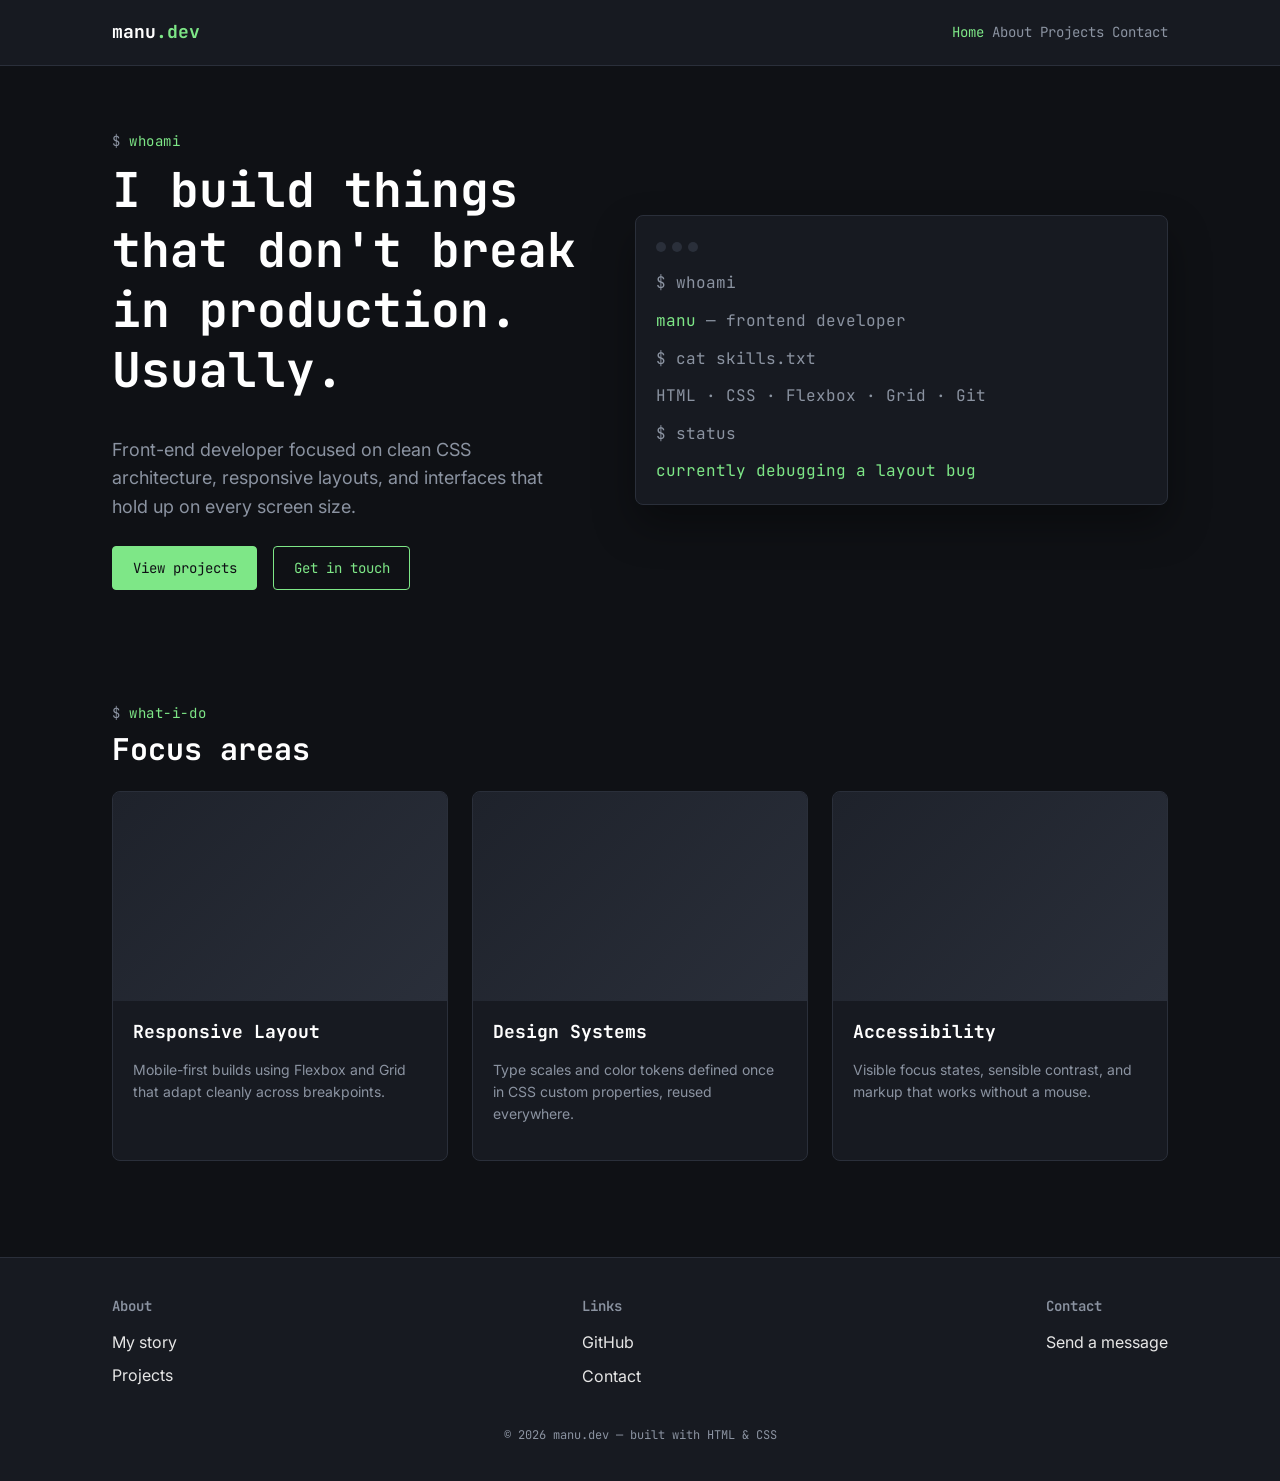
<file: index.html>
<!DOCTYPE html>
<html lang="en">
<head>
<meta charset="UTF-8">
<meta name="viewport" content="width=device-width, initial-scale=1.0">
<title>Manu — Developer Portfolio</title>
<link rel="preconnect" href="https://fonts.googleapis.com">
<link href="https://fonts.googleapis.com/css2?family=Inter:wght@400;500;600&family=JetBrains+Mono:wght@400;700&display=swap" rel="stylesheet">
<link rel="stylesheet" href="styles.css">
</head>
<body>

<header class="navbar">
  <div class="container">
    <a href="index.html" class="navbar__logo">manu<span>.dev</span></a>
    <button class="nav-toggle" aria-label="Toggle navigation" aria-expanded="false">☰</button>
    <ul class="navbar__links">
      <li><a href="index.html" class="active">Home</a></li>
      <li><a href="about.html">About</a></li>
      <li><a href="projects.html">Projects</a></li>
      <li><a href="contact.html">Contact</a></li>
    </ul>
  </div>
</header>

<main>
  <section class="hero">
    <div class="container hero__grid">
      <div>
        <p class="eyebrow">whoami</p>
        <h1 class="hero__title">I build things that don't break in production.<br>Usually.</h1>
        <p class="hero__lede">Front-end developer focused on clean CSS architecture, responsive layouts, and interfaces that hold up on every screen size.</p>
        <div class="hero__actions">
          <a href="projects.html" class="button button--solid">View projects</a>
          <a href="contact.html" class="button">Get in touch</a>
        </div>
      </div>
      <div class="hero__terminal">
        <div class="dots"><span></span><span></span><span></span></div>
        <p class="line">$ whoami</p>
        <p class="line"><b>manu</b> — frontend developer</p>
        <p class="line">$ cat skills.txt</p>
        <p class="line">HTML · CSS · Flexbox · Grid · Git</p>
        <p class="line">$ status</p>
        <p class="line"><b>currently debugging a layout bug</b></p>
      </div>
    </div>
  </section>

  <section>
    <div class="container">
      <p class="eyebrow">what-i-do</p>
      <h2>Focus areas</h2>
      <div class="card-row">
        <article class="card">
          <div class="card__image"></div>
          <div class="card__body">
            <h3 class="card__title">Responsive Layout</h3>
            <p class="card__desc">Mobile-first builds using Flexbox and Grid that adapt cleanly across breakpoints.</p>
          </div>
        </article>
        <article class="card">
          <div class="card__image"></div>
          <div class="card__body">
            <h3 class="card__title">Design Systems</h3>
            <p class="card__desc">Type scales and color tokens defined once in CSS custom properties, reused everywhere.</p>
          </div>
        </article>
        <article class="card">
          <div class="card__image"></div>
          <div class="card__body">
            <h3 class="card__title">Accessibility</h3>
            <p class="card__desc">Visible focus states, sensible contrast, and markup that works without a mouse.</p>
          </div>
        </article>
      </div>
    </div>
  </section>
</main>

<footer class="site-footer">
  <div class="container">
    <div class="footer-cols">
      <div>
        <h4>About</h4>
        <ul>
          <li><a href="about.html">My story</a></li>
          <li><a href="projects.html">Projects</a></li>
        </ul>
      </div>
      <div>
        <h4>Links</h4>
        <ul>
          <li><a href="https://github.com/Manu-debug-hub" class="link">GitHub</a></li>
          <li><a href="contact.html">Contact</a></li>
        </ul>
      </div>
      <div>
        <h4>Contact</h4>
        <ul>
          <li><a href="contact.html">Send a message</a></li>
        </ul>
      </div>
    </div>
    <p class="footer-copyright">© 2026 manu.dev — built with HTML &amp; CSS</p>
  </div>
</footer>

<script src="script.js"></script>
</body>
</html>
</file>
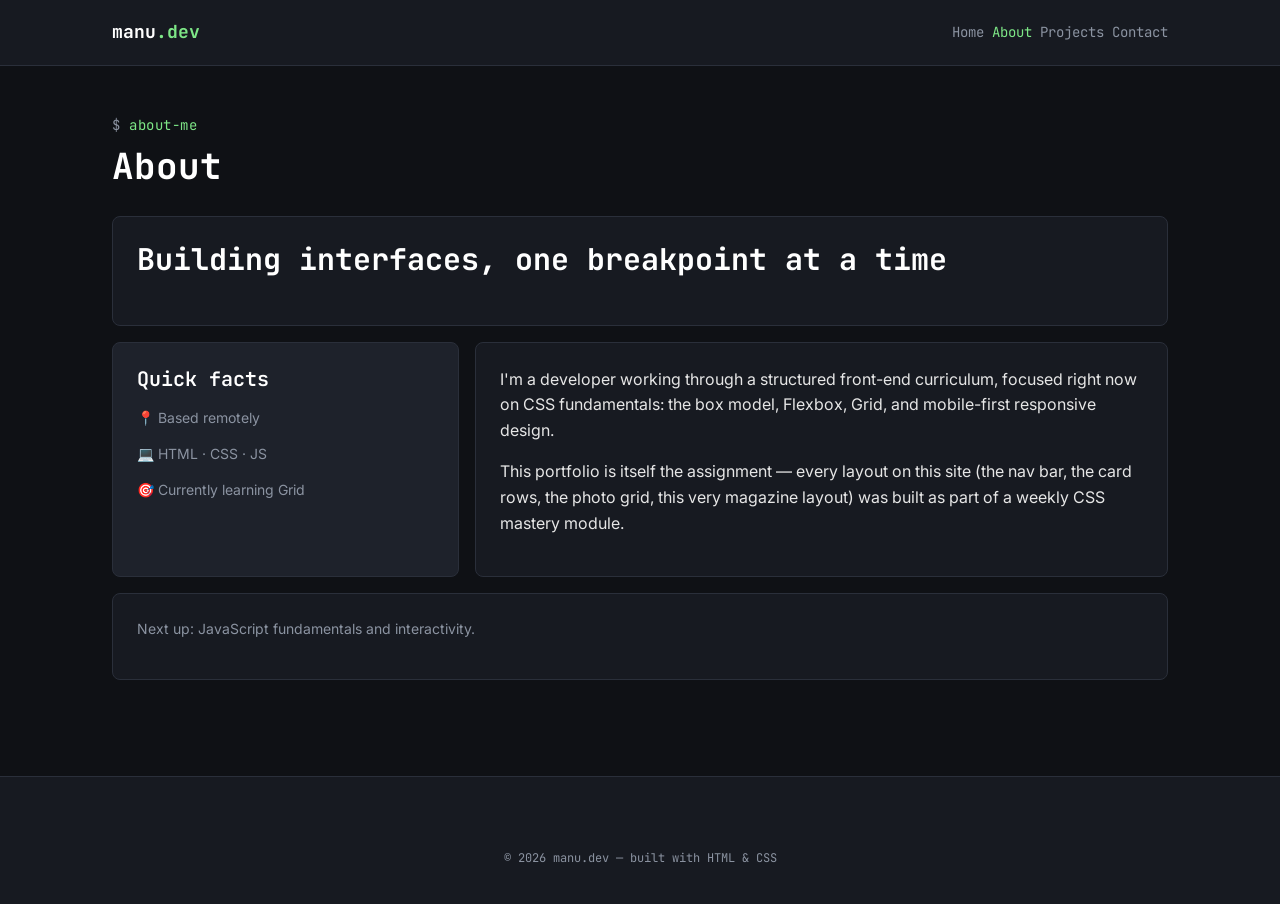
<file: about.html>
<!DOCTYPE html>
<html lang="en">
<head>
<meta charset="UTF-8">
<meta name="viewport" content="width=device-width, initial-scale=1.0">
<title>About — manu.dev</title>
<link rel="preconnect" href="https://fonts.googleapis.com">
<link href="https://fonts.googleapis.com/css2?family=Inter:wght@400;500;600&family=JetBrains+Mono:wght@400;700&display=swap" rel="stylesheet">
<link rel="stylesheet" href="styles.css">
</head>
<body>

<header class="navbar">
  <div class="container">
    <a href="index.html" class="navbar__logo">manu<span>.dev</span></a>
    <button class="nav-toggle" aria-label="Toggle navigation" aria-expanded="false">☰</button>
    <ul class="navbar__links">
      <li><a href="index.html">Home</a></li>
      <li><a href="about.html" class="active">About</a></li>
      <li><a href="projects.html">Projects</a></li>
      <li><a href="contact.html">Contact</a></li>
    </ul>
  </div>
</header>

<main>
  <section>
    <div class="container">
      <p class="eyebrow">about-me</p>
      <h1>About</h1>

      <!-- Task 4.2 Exercise 2: Magazine layout -->
      <div class="magazine">
        <div class="magazine__header">
          <h2>Building interfaces, one breakpoint at a time</h2>
        </div>
        <aside class="magazine__sidebar">
          <h4>Quick facts</h4>
          <p class="text-sm">📍 Based remotely</p>
          <p class="text-sm">💻 HTML · CSS · JS</p>
          <p class="text-sm">🎯 Currently learning Grid</p>
        </aside>
        <div class="magazine__main">
          <p>I'm a developer working through a structured front-end curriculum, focused right now on CSS fundamentals: the box model, Flexbox, Grid, and mobile-first responsive design.</p>
          <p>This portfolio is itself the assignment — every layout on this site (the nav bar, the card rows, the photo grid, this very magazine layout) was built as part of a weekly CSS mastery module.</p>
        </div>
        <div class="magazine__footer">
          <p class="text-sm">Next up: JavaScript fundamentals and interactivity.</p>
        </div>
      </div>
    </div>
  </section>
</main>

<footer class="site-footer">
  <div class="container">
    <p class="footer-copyright">© 2026 manu.dev — built with HTML &amp; CSS</p>
  </div>
</footer>

<script src="script.js"></script>
</body>
</html>
</file>
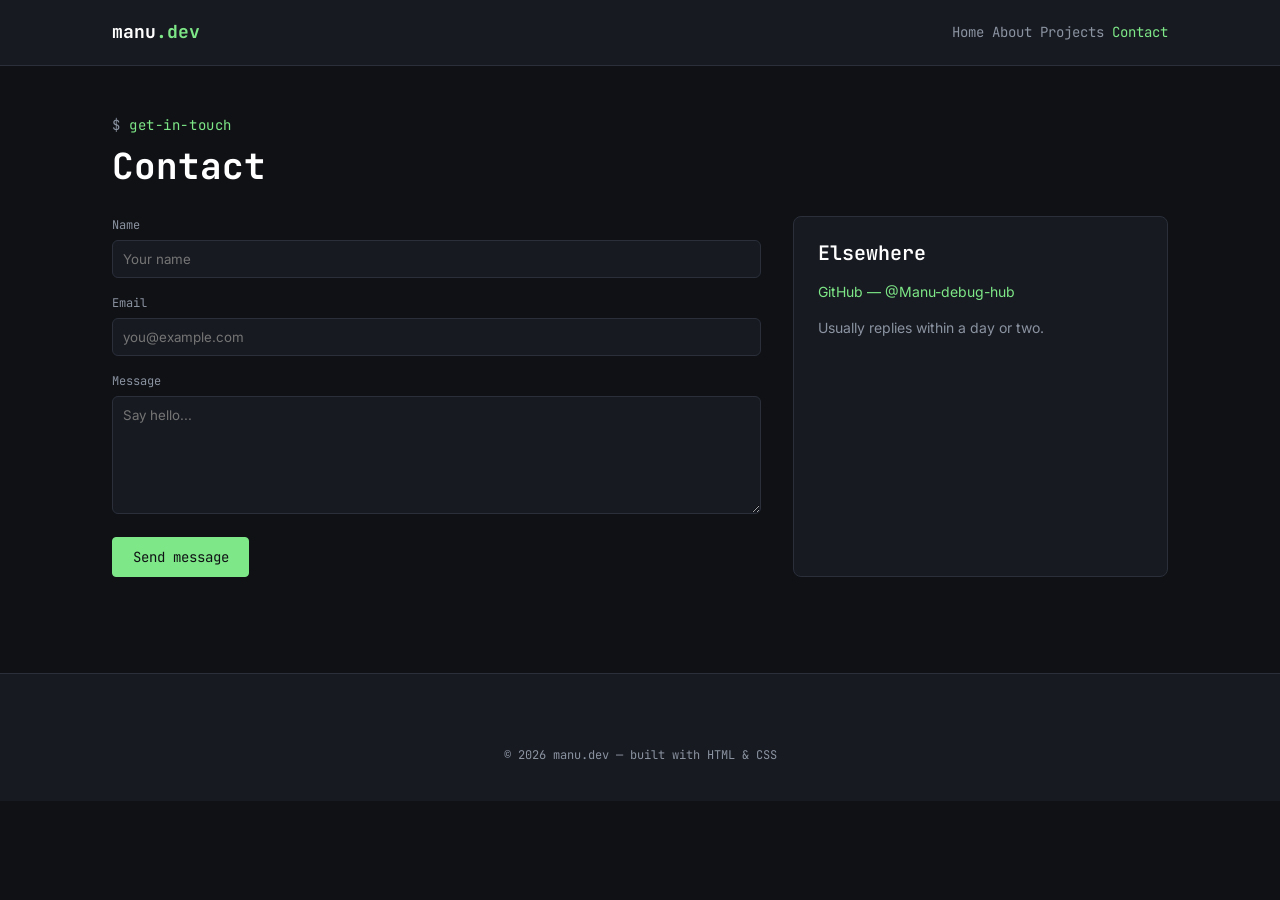
<file: contact.html>
<!DOCTYPE html>
<html lang="en">
<head>
<meta charset="UTF-8">
<meta name="viewport" content="width=device-width, initial-scale=1.0">
<title>Contact — manu.dev</title>
<link rel="preconnect" href="https://fonts.googleapis.com">
<link href="https://fonts.googleapis.com/css2?family=Inter:wght@400;500;600&family=JetBrains+Mono:wght@400;700&display=swap" rel="stylesheet">
<link rel="stylesheet" href="styles.css">
</head>
<body>

<header class="navbar">
  <div class="container">
    <a href="index.html" class="navbar__logo">manu<span>.dev</span></a>
    <button class="nav-toggle" aria-label="Toggle navigation" aria-expanded="false">☰</button>
    <ul class="navbar__links">
      <li><a href="index.html">Home</a></li>
      <li><a href="about.html">About</a></li>
      <li><a href="projects.html">Projects</a></li>
      <li><a href="contact.html" class="active">Contact</a></li>
    </ul>
  </div>
</header>

<main>
  <section>
    <div class="container">
      <p class="eyebrow">get-in-touch</p>
      <h1>Contact</h1>

      <div class="contact-layout">
        <form class="contact-form" onsubmit="return false;">
          <div>
            <label for="name">Name</label>
            <input type="text" id="name" name="name" placeholder="Your name">
          </div>
          <div>
            <label for="email">Email</label>
            <input type="email" id="email" name="email" placeholder="you@example.com">
          </div>
          <div>
            <label for="message">Message</label>
            <textarea id="message" name="message" rows="6" placeholder="Say hello..."></textarea>
          </div>
          <button type="submit" class="button button--solid" style="align-self:flex-start;">Send message</button>
        </form>

        <aside class="contact-sidebar">
          <h4>Elsewhere</h4>
          <p class="text-sm" style="margin-top:0.75rem;">
            <a href="https://github.com/Manu-debug-hub" class="link">GitHub — @Manu-debug-hub</a>
          </p>
          <p class="text-sm" style="margin-top:0.5rem;">Usually replies within a day or two.</p>
        </aside>
      </div>
    </div>
  </section>
</main>

<footer class="site-footer">
  <div class="container">
    <p class="footer-copyright">© 2026 manu.dev — built with HTML &amp; CSS</p>
  </div>
</footer>

<script src="script.js"></script>
</body>
</html>
</file>
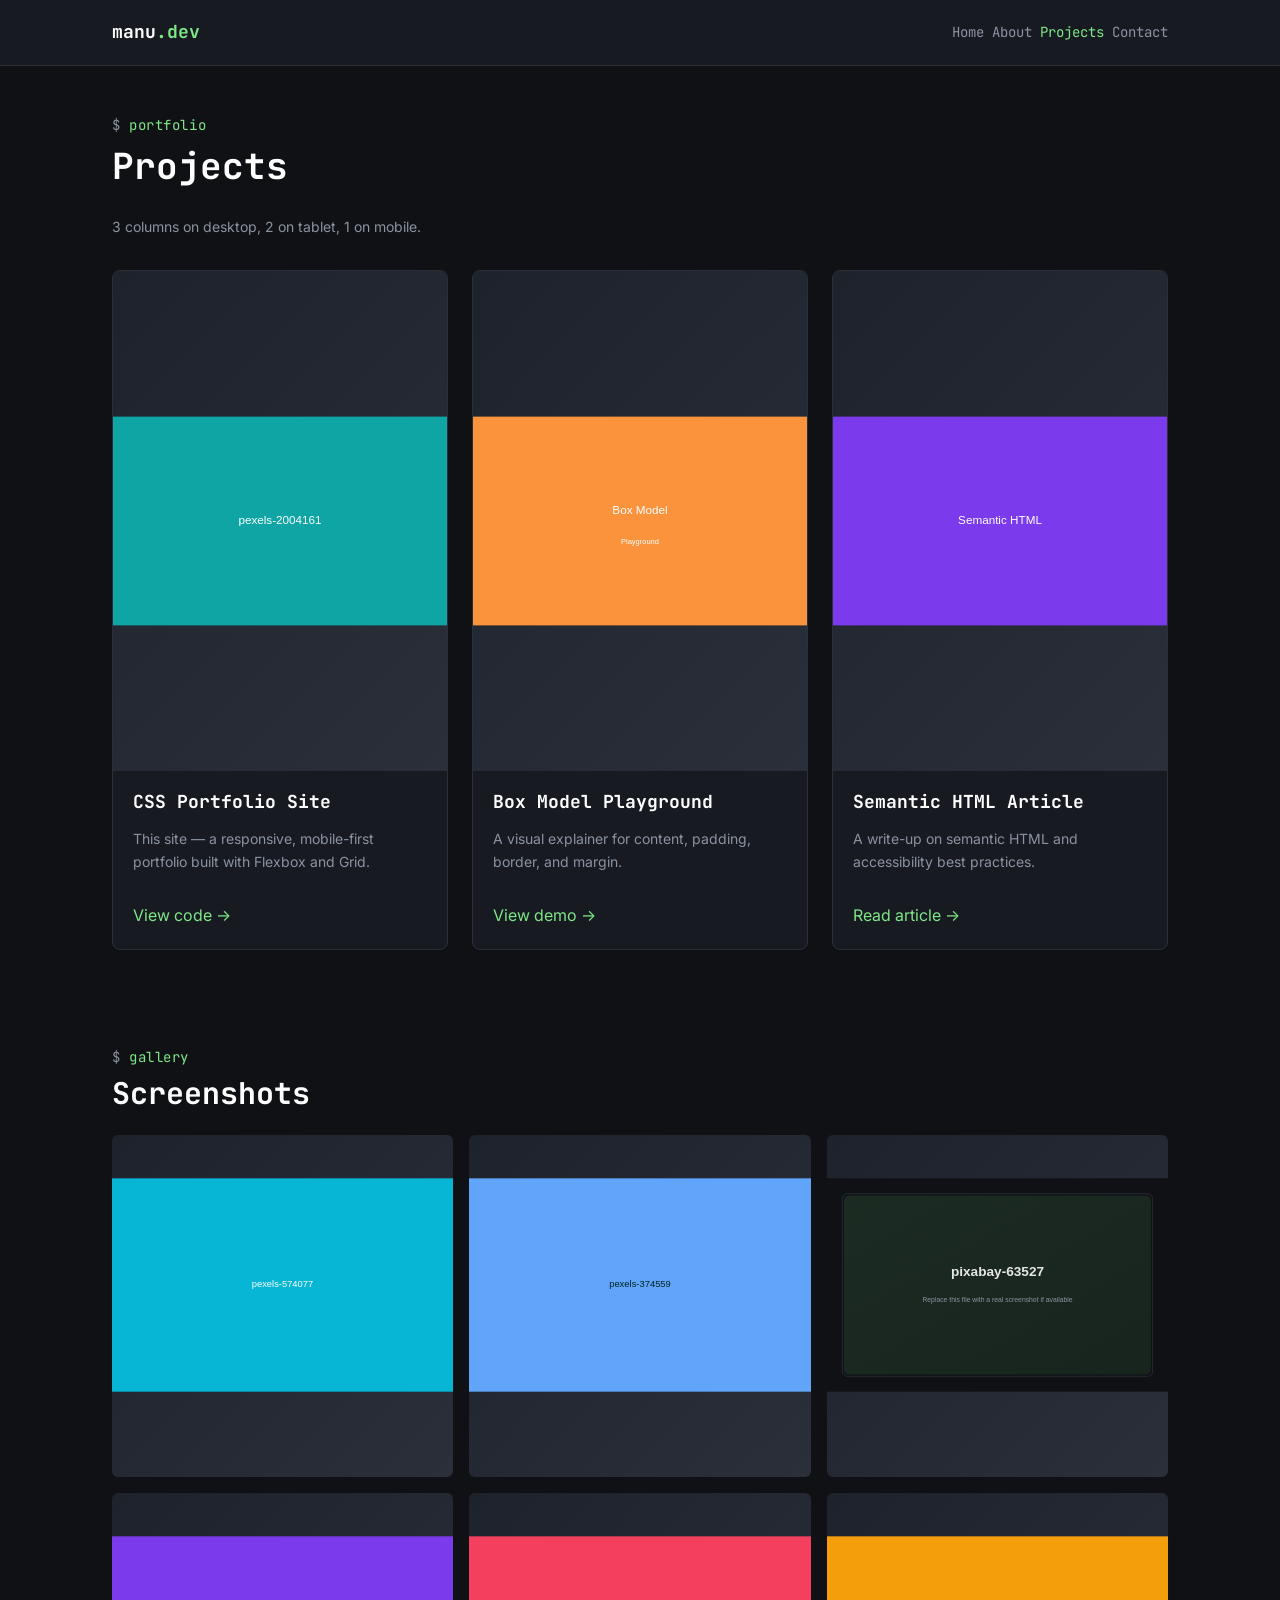
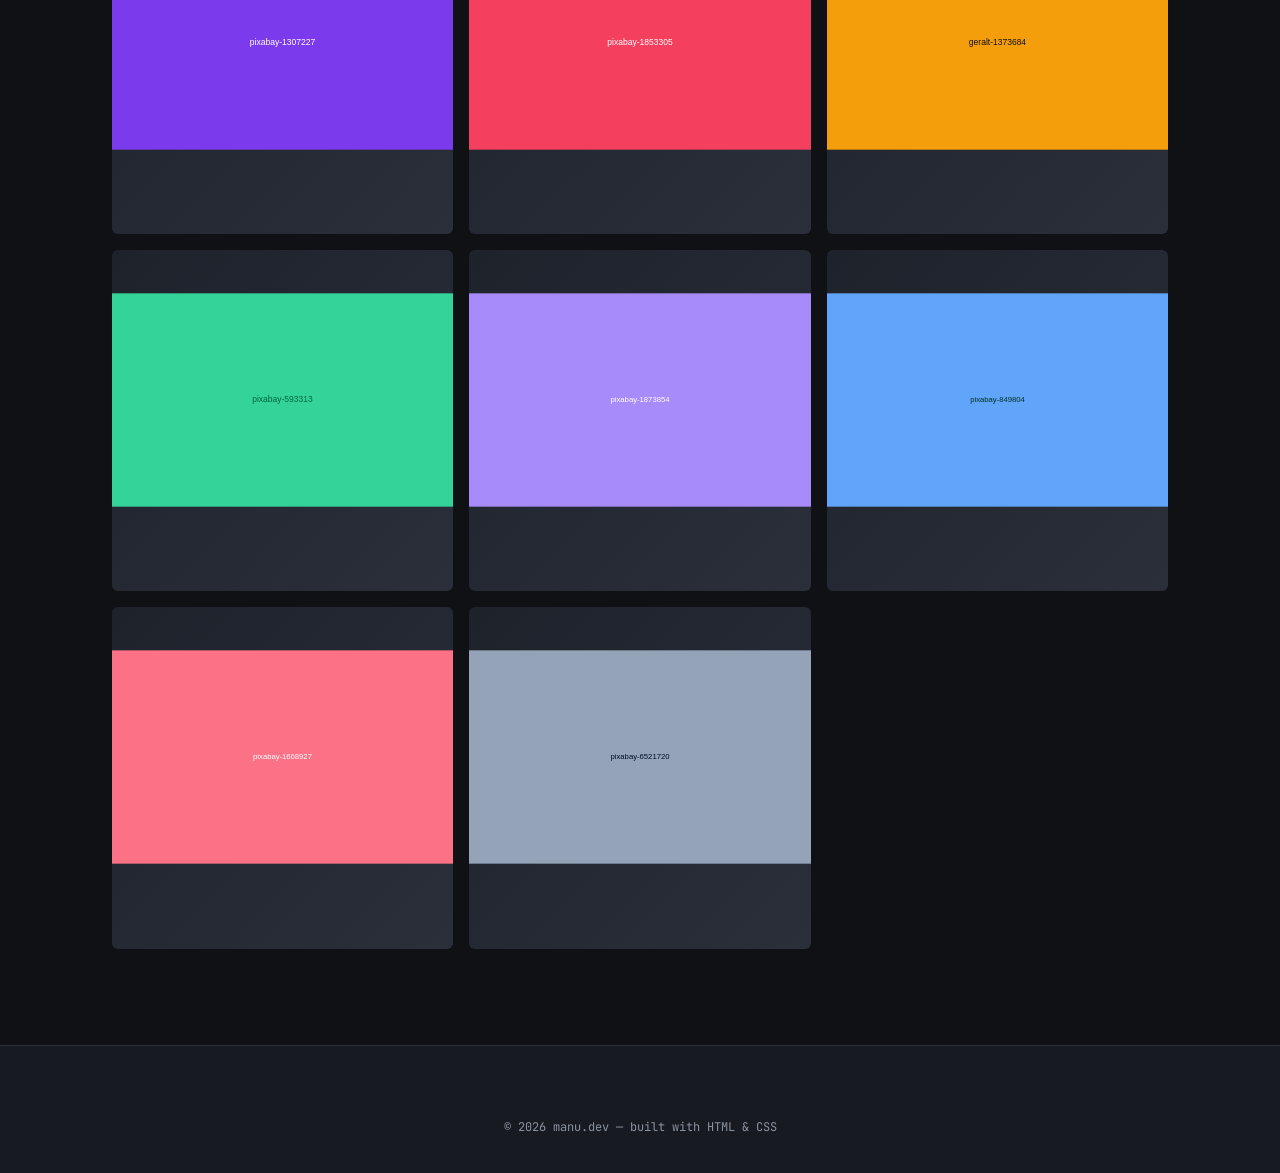
<file: projects.html>
<!DOCTYPE html>
<html lang="en">
<head>
<meta charset="UTF-8">
<meta name="viewport" content="width=device-width, initial-scale=1.0">
<title>Projects — manu.dev</title>
<link rel="preconnect" href="https://fonts.googleapis.com">
<link href="https://fonts.googleapis.com/css2?family=Inter:wght@400;500;600&family=JetBrains+Mono:wght@400;700&display=swap" rel="stylesheet">
<link rel="stylesheet" href="styles.css">
</head>
<body>

<header class="navbar">
  <div class="container">
    <a href="index.html" class="navbar__logo">manu<span>.dev</span></a>
    <button class="nav-toggle" aria-label="Toggle navigation" aria-expanded="false">☰</button>
    <ul class="navbar__links">
      <li><a href="index.html">Home</a></li>
      <li><a href="about.html">About</a></li>
      <li><a href="projects.html" class="active">Projects</a></li>
      <li><a href="contact.html">Contact</a></li>
    </ul>
  </div>
</header>

<main>
  <section>
    <div class="container">
      <p class="eyebrow">portfolio</p>
      <h1>Projects</h1>
      <p class="text-sm" style="margin-bottom:2rem;">3 columns on desktop, 2 on tablet, 1 on mobile.</p>

      <!-- Task 4.2 Exercise 3 / Task 4.3: responsive project cards grid -->
      <div class="projects-grid">
        <article class="card">
          <div class="card__image">
            <img src="assets/images/pexels-2004161.svg" alt="Screenshot of CSS Portfolio Site" loading="lazy" width="800" height="500">
          </div>
          <div class="card__body">
            <h3 class="card__title">CSS Portfolio Site</h3>
            <p class="card__desc">This site — a responsive, mobile-first portfolio built with Flexbox and Grid.</p>
            <div class="card__footer"><a href="#" class="link">View code →</a></div>
          </div>
        </article>
        <article class="card">
          <div class="card__image">
            <img src="assets/images/box-model-demo.svg" alt="Box Model Playground screenshot" loading="lazy" width="800" height="500">
          </div>
          <div class="card__body">
            <h3 class="card__title">Box Model Playground</h3>
            <p class="card__desc">A visual explainer for content, padding, border, and margin.</p>
            <div class="card__footer"><a href="box-model-practice.html" class="link">View demo →</a></div>
          </div>
        </article>
        <article class="card">
          <div class="card__image">
            <img src="assets/images/semantic-article.svg" alt="Semantic HTML Article preview" loading="lazy" width="800" height="500">
          </div>
          <div class="card__body">
            <h3 class="card__title">Semantic HTML Article</h3>
            <p class="card__desc">A write-up on semantic HTML and accessibility best practices.</p>
            <div class="card__footer"><a href="#" class="link">Read article →</a></div>
          </div>
        </article>
      </div>
    </div>
  </section>

  <section>
    <div class="container">
      <p class="eyebrow">gallery</p>
      <h2>Screenshots</h2>
      <!-- Photo gallery grid: now using local image placeholders (replace with real images in assets/images/) -->
      <div class="gallery">
        <div class="gallery__item"><img src="assets/images/pexels-574077.svg" alt="Screenshot 1" loading="lazy" width="400" height="300"></div>
        <div class="gallery__item"><img src="assets/images/pexels-374559.svg" alt="Screenshot 2" loading="lazy" width="400" height="300"></div>
        <div class="gallery__item"><img src="assets/images/pixabay-63527.svg" alt="Screenshot 3" loading="lazy" width="400" height="300"></div>
        <div class="gallery__item"><img src="assets/images/pixabay-1307227.svg" alt="Screenshot 4" loading="lazy" width="400" height="300"></div>
        <div class="gallery__item"><img src="assets/images/pixabay-1853305.svg" alt="Screenshot 5" loading="lazy" width="400" height="300"></div>
        <div class="gallery__item"><img src="assets/images/geralt-1373684.svg" alt="Screenshot 6" loading="lazy" width="400" height="300"></div>
        <div class="gallery__item"><img src="assets/images/pixabay-593313.svg" alt="Screenshot 7" loading="lazy" width="400" height="300"></div>
        <div class="gallery__item"><img src="assets/images/pixabay-1873854.svg" alt="Screenshot 8" loading="lazy" width="400" height="300"></div>
        <div class="gallery__item"><img src="assets/images/pixabay-849804.svg" alt="Screenshot 9" loading="lazy" width="400" height="300"></div>
        <div class="gallery__item"><img src="assets/images/pixabay-1668927.svg" alt="Screenshot 10" loading="lazy" width="400" height="300"></div>
        <div class="gallery__item"><img src="assets/images/pixabay-6521720.svg" alt="Screenshot 11" loading="lazy" width="400" height="300"></div>
      </div>
    </div>
  </section>
</main>

<footer class="site-footer">
  <div class="container">
    <p class="footer-copyright">© 2026 manu.dev — built with HTML &amp; CSS</p>
  </div>
</footer>

<script src="script.js"></script>
</body>
</html>
</file>
<file: styles.css>
/* ==========================================================================
   Week 2 — CSS Mastery
   Theme: terminal / debug-console inspired developer portfolio
   ========================================================================== */

/* ---- Task 3.1: Reset ---- */
* {
  margin: 0;
  padding: 0;
  box-sizing: border-box;
}

html {
  scroll-behavior: smooth;
}

body {
  font-family: var(--font-body);
  font-size: 1rem;
  line-height: 1.6;
  color: var(--color-text);
  background-color: var(--color-background);
}

img {
  max-width: 100%;
  display: block;
}

a {
  color: inherit;
  text-decoration: none;
}

/* ---- Task 3.4: Color system ---- */
:root {
  --color-primary: #7ee787;        /* terminal green */
  --color-primary-light: #a6f3ab;
  --color-primary-dark: #4fb35a;

  --color-secondary: #ffb454;      /* amber accent */

  --color-background: #0f1115;     /* near-black */
  --color-surface: #171a21;        /* card surface */
  --color-surface-alt: #1e222b;

  --color-text: #e6e6e6;
  --color-muted: #8b93a1;
  --color-border: #2a2f3a;
}

/* ---- Task 3.3: Typography system ---- */
:root {
  --font-heading: "JetBrains Mono", "Courier New", monospace;
  --font-body: "Inter", -apple-system, BlinkMacSystemFont, "Segoe UI", sans-serif;

  --font-xs: 0.75rem;    /* 12px */
  --font-sm: 0.875rem;   /* 14px */
  --font-base: 1rem;     /* 16px */
  --font-lg: 1.125rem;   /* 18px */
  --font-xl: 1.25rem;    /* 20px */
  --font-2xl: 1.5rem;    /* 24px */
  --font-3xl: 1.875rem;  /* 30px */
  --font-4xl: 2.25rem;   /* 36px */
}

h1, h2, h3, h4, h5, h6 {
  font-family: var(--font-heading);
  font-weight: 700;
  line-height: 1.25;
  margin-bottom: 0.75em;
  color: #ffffff;
}

h1 { font-size: var(--font-4xl); }
h2 { font-size: var(--font-3xl); }
h3 { font-size: var(--font-2xl); }
h4 { font-size: var(--font-xl); font-weight: 600; }

p  { font-size: var(--font-base); margin-bottom: 1em; color: var(--color-text); }
small, .text-sm { font-size: var(--font-sm); color: var(--color-muted); }

/* the "$ " prompt prefix used as a signature detail on section eyebrows */
.eyebrow {
  font-family: var(--font-heading);
  font-size: var(--font-sm);
  color: var(--color-primary);
  letter-spacing: 0.04em;
  margin-bottom: 0.5em;
}
.eyebrow::before {
  content: "$ ";
  color: var(--color-muted);
}

/* ---- Links ---- */
a.link {
  color: var(--color-primary);
  border-bottom: 1px solid transparent;
  transition: all 0.2s ease;
}
a.link:hover,
a.link:focus {
  color: var(--color-primary-light);
  border-bottom-color: var(--color-primary-light);
}

/* ---- Buttons (Task 4.4 hover/transition) ---- */
.button {
  display: inline-block;
  font-family: var(--font-heading);
  font-size: var(--font-sm);
  padding: 0.7em 1.4em;
  border-radius: 4px;
  border: 1px solid var(--color-primary);
  color: var(--color-primary);
  background: transparent;
  cursor: pointer;
  transition: all 0.3s ease;
}
.button--solid {
  background: var(--color-primary);
  color: #0f1115;
}
.button:hover {
  transform: translateY(-2px);
  box-shadow: 0 4px 12px rgba(126, 231, 135, 0.25);
}

/* ---- Focus states (accessibility) ---- */
a:focus,
button:focus,
.button:focus {
  outline: 2px solid var(--color-primary);
  outline-offset: 2px;
}

/* ==========================================================================
   Layout shell
   ========================================================================== */
.container {
  width: 100%;
  max-width: 1120px;
  margin: 0 auto;
  padding: 0 1.25rem;
}

section {
  padding: 3rem 0;
}

/* ==========================================================================
   Task 4.1 Exercise 1: Navigation bar (Flexbox)
   Mobile-first: stacked / hamburger -> desktop horizontal
   ========================================================================== */
.navbar {
  background: var(--color-surface);
  border-bottom: 1px solid var(--color-border);
  position: sticky;
  top: 0;
  z-index: 50;
}

.navbar .container {
  display: flex;
  align-items: center;
  justify-content: space-between;
  padding-top: 0.9rem;
  padding-bottom: 0.9rem;
}

.navbar__logo {
  font-family: var(--font-heading);
  font-size: var(--font-lg);
  font-weight: 700;
  color: #fff;
}
.navbar__logo span { color: var(--color-primary); }

.nav-toggle {
  display: block;
  background: none;
  border: 1px solid var(--color-border);
  border-radius: 4px;
  color: var(--color-text);
  font-size: var(--font-lg);
  padding: 0.35em 0.6em;
}

.navbar__links {
  display: none;
  list-style: none;
  flex-direction: column;
  gap: 0.5rem;
  width: 100%;
  padding-top: 1rem;
}

.navbar__links.is-open {
  display: flex;
}

.navbar__links a {
  display: block;
  font-family: var(--font-heading);
  font-size: var(--font-sm);
  color: var(--color-muted);
  padding: 0.5em 0;
  transition: color 0.2s ease;
}
.navbar__links a:hover,
.navbar__links a.active {
  color: var(--color-primary);
}

/* ==========================================================================
   Hero (Home)
   ========================================================================== */
.hero {
  padding: 4rem 0;
}
.hero__grid {
  display: flex;
  flex-direction: column;
  gap: 2rem;
}
.hero__title {
  font-size: var(--font-4xl);
}
.hero__lede {
  color: var(--color-muted);
  font-size: var(--font-lg);
  max-width: 42ch;
  margin-bottom: 1.5rem;
}
.hero__actions {
  display: flex;
  gap: 1rem;
  flex-wrap: wrap;
}
.hero__terminal {
  background: var(--color-surface);
  border: 1px solid var(--color-border);
  border-radius: 8px;
  padding: 1.25rem;
  font-family: var(--font-heading);
  font-size: var(--font-sm);
  color: var(--color-primary-light);
  box-shadow: 0 20px 40px rgba(0,0,0,0.35);
}
.hero__terminal .dots span {
  display: inline-block;
  width: 10px;
  height: 10px;
  border-radius: 50%;
  margin-right: 6px;
  background: var(--color-border);
}
.hero__terminal .line { margin: 0.75rem 0 0; color: var(--color-muted); }
.hero__terminal .line b { color: var(--color-primary); font-weight: 400; }

/* ==========================================================================
   Task 4.1 Exercise 2: Card row (equal height, wraps)
   ========================================================================== */
.card-row {
  display: flex;
  flex-wrap: wrap;
  gap: 1.5rem;
}

.card {
  background: var(--color-surface);
  border: 1px solid var(--color-border);
  border-radius: 8px;
  overflow: hidden;
  flex: 1 1 260px;
  display: flex;
  flex-direction: column;
  transition: box-shadow 0.3s ease, transform 0.3s ease;
}
.card:hover {
  box-shadow: 0 10px 24px rgba(0,0,0,0.35);
  transform: translateY(-4px);
}
.card__image {
  width: 100%;
  aspect-ratio: 16 / 10;
  background: linear-gradient(135deg, var(--color-surface-alt), var(--color-border));
}
.card__body {
  padding: 1.25rem;
  flex: 1;
  display: flex;
  flex-direction: column;
}
.card__title {
  font-size: var(--font-lg);
  margin-bottom: 15px; /* explicit per Task 3.2 spacing requirement */
}
.card__desc {
  color: var(--color-muted);
  font-size: var(--font-sm);
  flex: 1;
}
.card__footer {
  margin-top: 1rem;
}

/* ==========================================================================
   Task 3.2: Box model practice page
   ========================================================================== */
.box-demo {
  display: flex;
  flex-wrap: wrap;
  gap: 2rem;
  margin: 2rem 0;
}
.box-demo__item { text-align: center; }
.box-demo__label {
  font-family: var(--font-heading);
  font-size: var(--font-xs);
  color: var(--color-muted);
  margin-top: 0.75rem;
}

.box-content {
  width: 120px;
  height: 80px;
  background: var(--color-primary);
}
.box-padding {
  width: 120px;
  height: 80px;
  background: var(--color-primary);
  padding: 20px;
  background-clip: content-box;
  background-color: var(--color-primary);
  border: 20px solid var(--color-surface-alt);
}
.box-border {
  width: 120px;
  height: 80px;
  background: var(--color-primary);
  border: 6px solid var(--color-secondary);
}
.box-margin-wrap {
  display: inline-block;
  background: var(--color-surface-alt);
}
.box-margin {
  width: 120px;
  height: 80px;
  background: var(--color-primary);
  margin: 20px;
}

/* Fixed box (was 340px, now correctly 300px total) */
.broken-box-wrap {
  width: 300px;
  border: 4px dashed var(--color-secondary);
  margin-bottom: 1rem;
}
.broken-box {
  width: 300px;
  padding: 20px;
  border: none;
  box-sizing: border-box; /* fix: padding now counted inside the 300px */
  background: var(--color-surface);
}

/* Exercise 3: Card component with exact spacing */
.spec-card {
  width: 300px;
  padding: 20px;
  border: 1px solid gray;
  box-sizing: border-box;
  background: var(--color-surface);
}
.spec-card img { width: 100%; margin-bottom: 1rem; }
.spec-card .spec-card__title { margin-bottom: 15px; }

/* ==========================================================================
   Task 4.2 Exercise 1: Photo gallery grid
   ========================================================================== */
.gallery {
  display: grid;
  grid-template-columns: repeat(2, 1fr);
  gap: 1rem;
}
.gallery__item {
  aspect-ratio: 1 / 1;
  background: linear-gradient(135deg, var(--color-surface-alt), var(--color-border));
  border-radius: 6px;
}

/* ==========================================================================
   Task 4.2 Exercise 2: Magazine layout
   ========================================================================== */
.magazine {
  display: grid;
  grid-template-columns: 1fr;
  gap: 1rem;
}
.magazine__header,
.magazine__footer {
  background: var(--color-surface);
  border: 1px solid var(--color-border);
  border-radius: 8px;
  padding: 1.5rem;
}
.magazine__sidebar {
  background: var(--color-surface-alt);
  border: 1px solid var(--color-border);
  border-radius: 8px;
  padding: 1.5rem;
}
.magazine__main {
  background: var(--color-surface);
  border: 1px solid var(--color-border);
  border-radius: 8px;
  padding: 1.5rem;
}

/* ==========================================================================
   Task 4.2 Exercise 3 / Task 4.3: Projects grid (responsive)
   Mobile: 1 col -> Tablet: 2 col -> Desktop: 3 col
   ========================================================================== */
.projects-grid {
  display: grid;
  grid-template-columns: 1fr;
  gap: 1.5rem;
}

/* ==========================================================================
   Footer (Task 4.1 Exercise 3)
   ========================================================================== */
.site-footer {
  border-top: 1px solid var(--color-border);
  background: var(--color-surface);
  padding: 2.5rem 0 1.5rem;
  margin-top: 3rem;
}
.footer-cols {
  display: flex;
  flex-direction: column;
  gap: 2rem;
}
.footer-cols h4 { font-size: var(--font-sm); color: var(--color-muted); }
.footer-cols ul { list-style: none; }
.footer-cols a {
  display: block;
  padding: 0.25em 0;
  color: var(--color-text);
  transition: color 0.2s ease;
}
.footer-cols a:hover { color: var(--color-primary); }
.footer-copyright {
  text-align: center;
  color: var(--color-muted);
  font-size: var(--font-xs);
  margin-top: 2rem;
  font-family: var(--font-heading);
}

/* ==========================================================================
   Contact page
   ========================================================================== */
.contact-layout {
  display: flex;
  flex-direction: column;
  gap: 2rem;
}
.contact-form {
  width: 100%;
  display: flex;
  flex-direction: column;
  gap: 1rem;
}
.contact-form label {
  display: block;
  font-family: var(--font-heading);
  font-size: var(--font-xs);
  color: var(--color-muted);
  margin-bottom: 0.4em;
}
.contact-form input,
.contact-form textarea {
  width: 100%;
  background: var(--color-surface);
  border: 1px solid var(--color-border);
  border-radius: 6px;
  padding: 0.75em;
  color: var(--color-text);
  font-family: var(--font-body);
  transition: border-color 0.2s ease;
}
.contact-form input:focus,
.contact-form textarea:focus {
  outline: none;
  border-color: var(--color-primary);
}
.contact-sidebar {
  background: var(--color-surface);
  border: 1px solid var(--color-border);
  border-radius: 8px;
  padding: 1.5rem;
}

/* ==========================================================================
   Task 4.3: Mobile-first responsive breakpoints
   ========================================================================== */

/* Tablet */
@media (min-width: 768px) {
  .navbar__links {
    display: flex;
    flex-direction: row;
    width: auto;
    padding-top: 0;
  }
  .nav-toggle { display: none; }

  .hero__grid {
    flex-direction: row;
    align-items: center;
  }
  .hero__grid > * { flex: 1; }

  .gallery { grid-template-columns: repeat(3, 1fr); }

  .magazine {
    grid-template-columns: 1fr 2fr;
  }
  .magazine__header,
  .magazine__footer { grid-column: 1 / -1; }

  .projects-grid { grid-template-columns: repeat(2, 1fr); }

  .footer-cols { flex-direction: row; justify-content: space-between; }

  .contact-layout { flex-direction: row; }
  .contact-form { flex: 2; }
  .contact-sidebar { flex: 1; }
}

/* Desktop */
@media (min-width: 1024px) {
  .projects-grid { grid-template-columns: repeat(3, 1fr); }

  .hero__title { font-size: 3rem; }
}

/* Large desktop */
@media (min-width: 1280px) {
  .container { padding: 0 2rem; }
}
</file>
